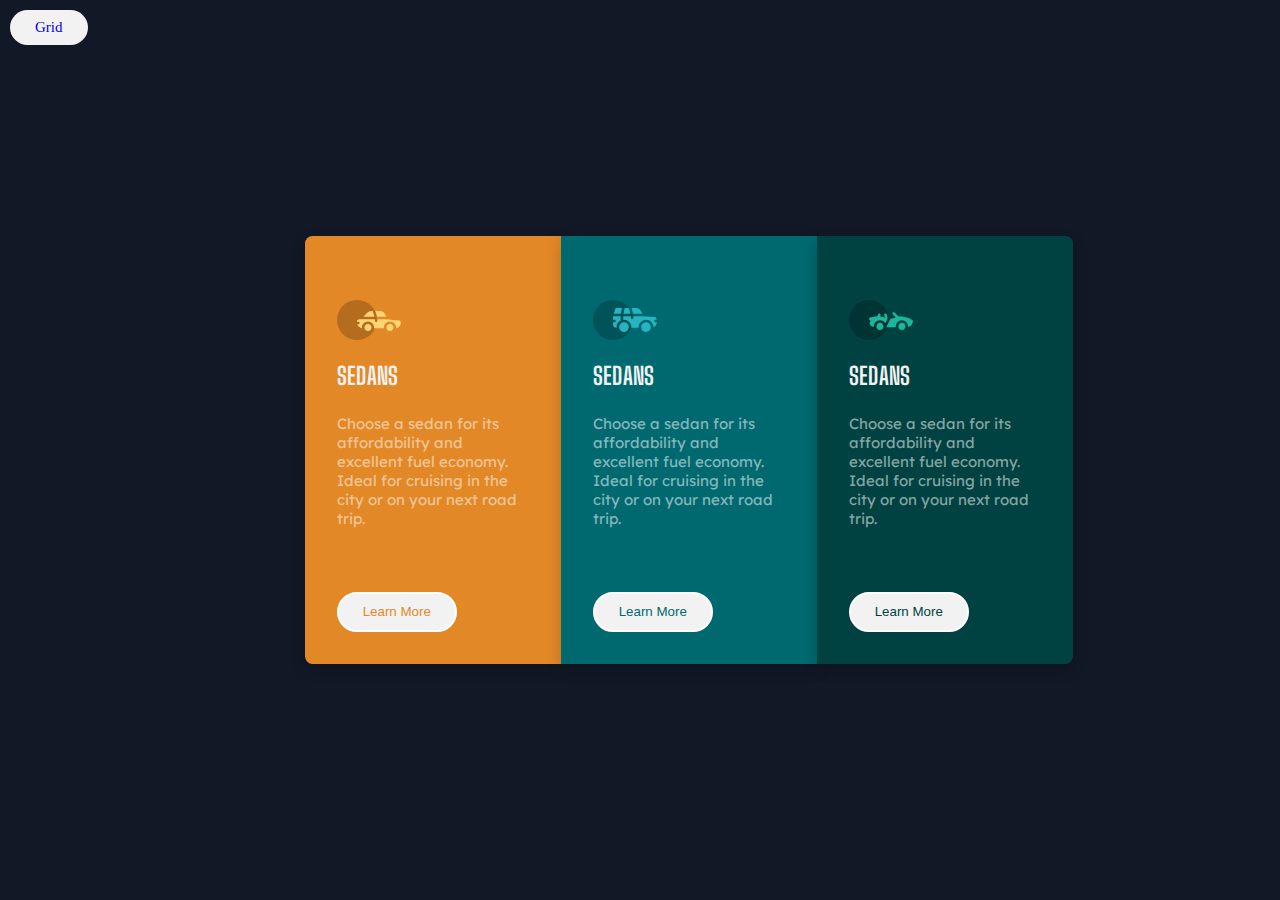
<file: index.html>
<!DOCTYPE html>
<html lang="en">
  <head>
    <meta charset="UTF-8" />
    <meta http-equiv="X-UA-Compatible" content="IE=edge" />
    <meta name="viewport" content="width=device-width, initial-scale=1.0" />
    <link rel="stylesheet" href="css/style.css" />
    <link
      href="https://fonts.googleapis.com/css2?family=Big+Shoulders+Display:wght@700&display=swap"
      rel="stylesheet"
    />
    <title>Flexbox-Grid Layout</title>
  </head>
  <body>
    <header>
        <nav>
            <ul>
              <li><a href="grid.html">Grid</a></li>
            </ul>
          </nav>
    </header>
    <main>
      <div class="box box1 bg-color-bright-orange">
        <img src="img/icon-sedans.svg" alt="" />
        <h1>SEDANS</h1>
        <p>
          Choose a sedan for its affordability and excellent fuel economy. Ideal
          for cruising in the city or on your next road trip.
        </p>
        <button class="box1-btn">Learn More</button>
      </div>
      <div class="box bg-color-dark-cyan">
        <img src="img/icon-suvs.svg" alt="" />
        <h1>SEDANS</h1>
        <p>
          Choose a sedan for its affordability and excellent fuel economy. Ideal
          for cruising in the city or on your next road trip.
        </p>
        <button class="box2-btn">Learn More</button>
      </div>
      <div class="box box3 bg-color-very-dark-cyan">
        <img src="img/icon-luxury.svg" alt="" />
        <h1>SEDANS</h1>
        <p>
          Choose a sedan for its affordability and excellent fuel economy. Ideal
          for cruising in the city or on your next road trip.
        </p>
        <button class="box3-btn">Learn More</button>
      </div>
    </main>
  </body>
</html>
</file>
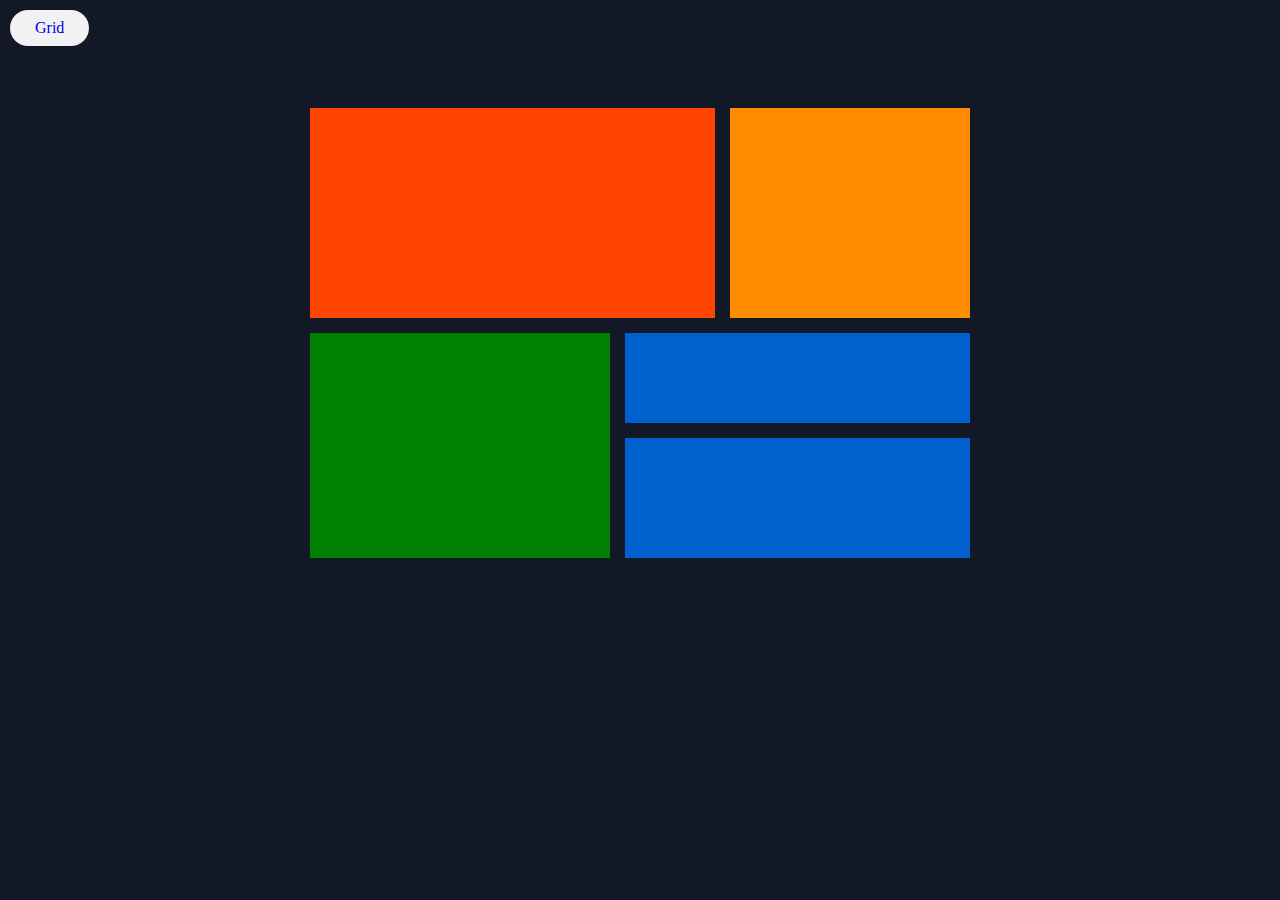
<file: grid.html>
<!DOCTYPE html>
<html lang="en">
<head>
    <meta charset="UTF-8">
    <meta http-equiv="X-UA-Compatible" content="IE=edge">
    <meta name="viewport" content="width=device-width, initial-scale=1.0">
    <title>Grid Layout</title>
    <link rel="stylesheet" href="css/grid.css">
</head>
<body>
    <header>
        <nav>
            <ul>
              <li><a href="index.html">Grid</a></li>
            </ul>
          </nav>
    </header>        
    <main>
         
        <div class="item-a"></div>
        <div class="item-b"></div>
        <div class="item-c"></div>
        <div class="item-d"></div>
        <div class="item-e"></div>
    </main>
</body>
</html>
</file>
<file: css/style.css>
@import url('https://fonts.googleapis.com/css2?family=Big+Shoulders+Display:wght@700&display=swap');
@import url('https://fonts.googleapis.com/css2?family=Lexend+Deca&display=swap');


*{
    padding: 0;
    margin: 0;
    box-sizing: border-box;
}

body{
    width: 100%;
    min-height: 100vh;
    display: flex;
    justify-content: center;
    align-content: center;
    background: #121826;
    font-size: 15px;
}

header{
    padding: 10px;
    display: -webkit-flex;
}


main{
    max-width: 100%;
   width: 60%;
   margin: auto;
   height: 50vh;
   display: flex;
   align-items: center;
   justify-content: center;
}

.bg-color-bright-orange{
    background-color: hsl(31, 77%, 52%);
}

.bg-color-dark-cyan{
    background-color: hsl(184, 100%, 22%);
}

.bg-color-very-dark-cyan{
    background-color: hsl(179, 100%, 13%);
}

.box {
    max-width: 23.438rem;
    padding: 4rem 2rem 2rem;
    box-shadow: 0 5px 15px rgba(0, 0, 0, 0.2);
    padding: 4rem 2rem 2rem;
}


.box1{
    
    border-radius: 7.5px 0px 0px 7.5px;
}

.box2{
    background-color: hsl(184, 100%, 22%); 
}

.box3{
    
    border-radius: 0px 7.5px 7.5px 0px;
}

img {
    display: block;
    max-width: 18.75rem;
    margin-bottom: 1.3rem;
}

h1 {
    font-family: var(--ff-title);
    font-size: 1.5rem;
    text-transform: uppercase;
    letter-spacing: 0.02rem;
    color: hsl(0, 0%, 95%);
    margin-bottom: 1.5rem;
    max-width: 18.75rem;
    font-family: 'Big Shoulders Display', cursive;
    font-weight: 700;
}

p {
    color: hsla(0, 0%, 100%, 0.75);
    margin-bottom: 4rem;
    max-width: 18.75rem;
    opacity: 0.7;
    font-family: 'Lexend Deca', sans-serif;
     font-weight: 400;
}

a {
    display: inline-block;
    text-transform: capitalize;
    max-width: 18.75rem;
    margin-bottom: 2rem;
    text-decoration: none;
    cursor: pointer;
    padding: .5rem 1.5rem;
    border: 1px solid transparent;
    border-radius: 1.3rem;
    background: hsl(0, 0%, 95%);
}

a:active {
    background: transparent;
    color: hsl(0, 0%, 95%);
    border: 1px solid hsl(0, 0%, 95%);
}

a:focus {
    background: transparent;
    color: hsl(0, 0%, 95%);
    border: 1px solid hsl(0, 0%, 95%);
}

.box1-btn {
    color: hsl(31, 77%, 52%);
}

.box2-btn {
    color: hsl(184, 100%, 22%);
}

.box3-btn {
    color: hsl(179, 100%, 13%);
}

button{
    height: 40px;
    width: 120px;
    border: 2px solid white;
    border-radius: 55px;
    margin-top: 0px;
    background-color: hsl(0, 0%, 95%);
    cursor: pointer;
}

button:hover{
    background-color: transparent;
    color: white;
    transition: 0.5s;
}


@media screen and (max-width: 768px) {
    main{
        display: flex;
        
    }
    .box2 p{
        line-height: 22.3px;
    }
    .box1 p{
        line-height: 21.8px;
    }
    .box3 p{
        line-height: 24.5px;
    }
    
}


@media screen and (max-width: 425px) {
    main{
        display:block;
    }
    .box1{
        border-radius: 10px 10px 0px 0px;
    }
    .box2{
        border-radius: 0px;
    }
    .box3{
        border-radius: 0px 0px 10px 10px;
    }
}



@media screen and (max-width: 325px) {
    main{
        display:block;
    }
    .box1{
        border-radius: 10px 10px 0px 0px;
    }
    .box2{
        border-radius: 0px;
    }
    .box3{
        border-radius: 0px 0px 10px 10px;
    }
}
</file>
<file: css/grid.css>
*{
    margin: 0;
    padding: 0;
    box-sizing: border-box;
}

header{
    padding: 10px;
    display: -webkit-flex;
}


a {
    display: inline-block;
    text-transform: capitalize;
    max-width: 18.75rem;
    margin-bottom: 2rem;
    text-decoration: none;
    cursor: pointer;
    padding: .5rem 1.5rem;
    border: 1px solid transparent;
    border-radius: 1.3rem;
    background: hsl(0, 0%, 95%);
}

a:active {
    background: transparent;
    color: hsl(0, 0%, 95%);
    border: 1px solid hsl(0, 0%, 95%);
}

a:focus {
    background: transparent;
    color: hsl(0, 0%, 95%);
    border: 1px solid hsl(0, 0%, 95%);
}

body{
    background-color: #121826;
}

main{
    display: grid;
    grid-template-areas:
   'a a b'
   'c d d'
   'c e e';
   gap: 15px;
margin-top: 20px;
grid-template-columns: 300px 90px 240px;
grid-template-rows: 210px 90px 120px;
justify-content: center;
}

.item-a{
    background-color: orangered;
    grid-area: a;
}
.item-b{
    background-color: darkorange;
    grid-area: b;
}
.item-c{
    background-color: green;
    grid-area: c;
}
.item-d{
    background-color: rgb(0, 96, 205);
    grid-area: d;
}
.item-e{
    background-color: rgb(0, 96, 205);
    grid-area: e;
}
</file>
